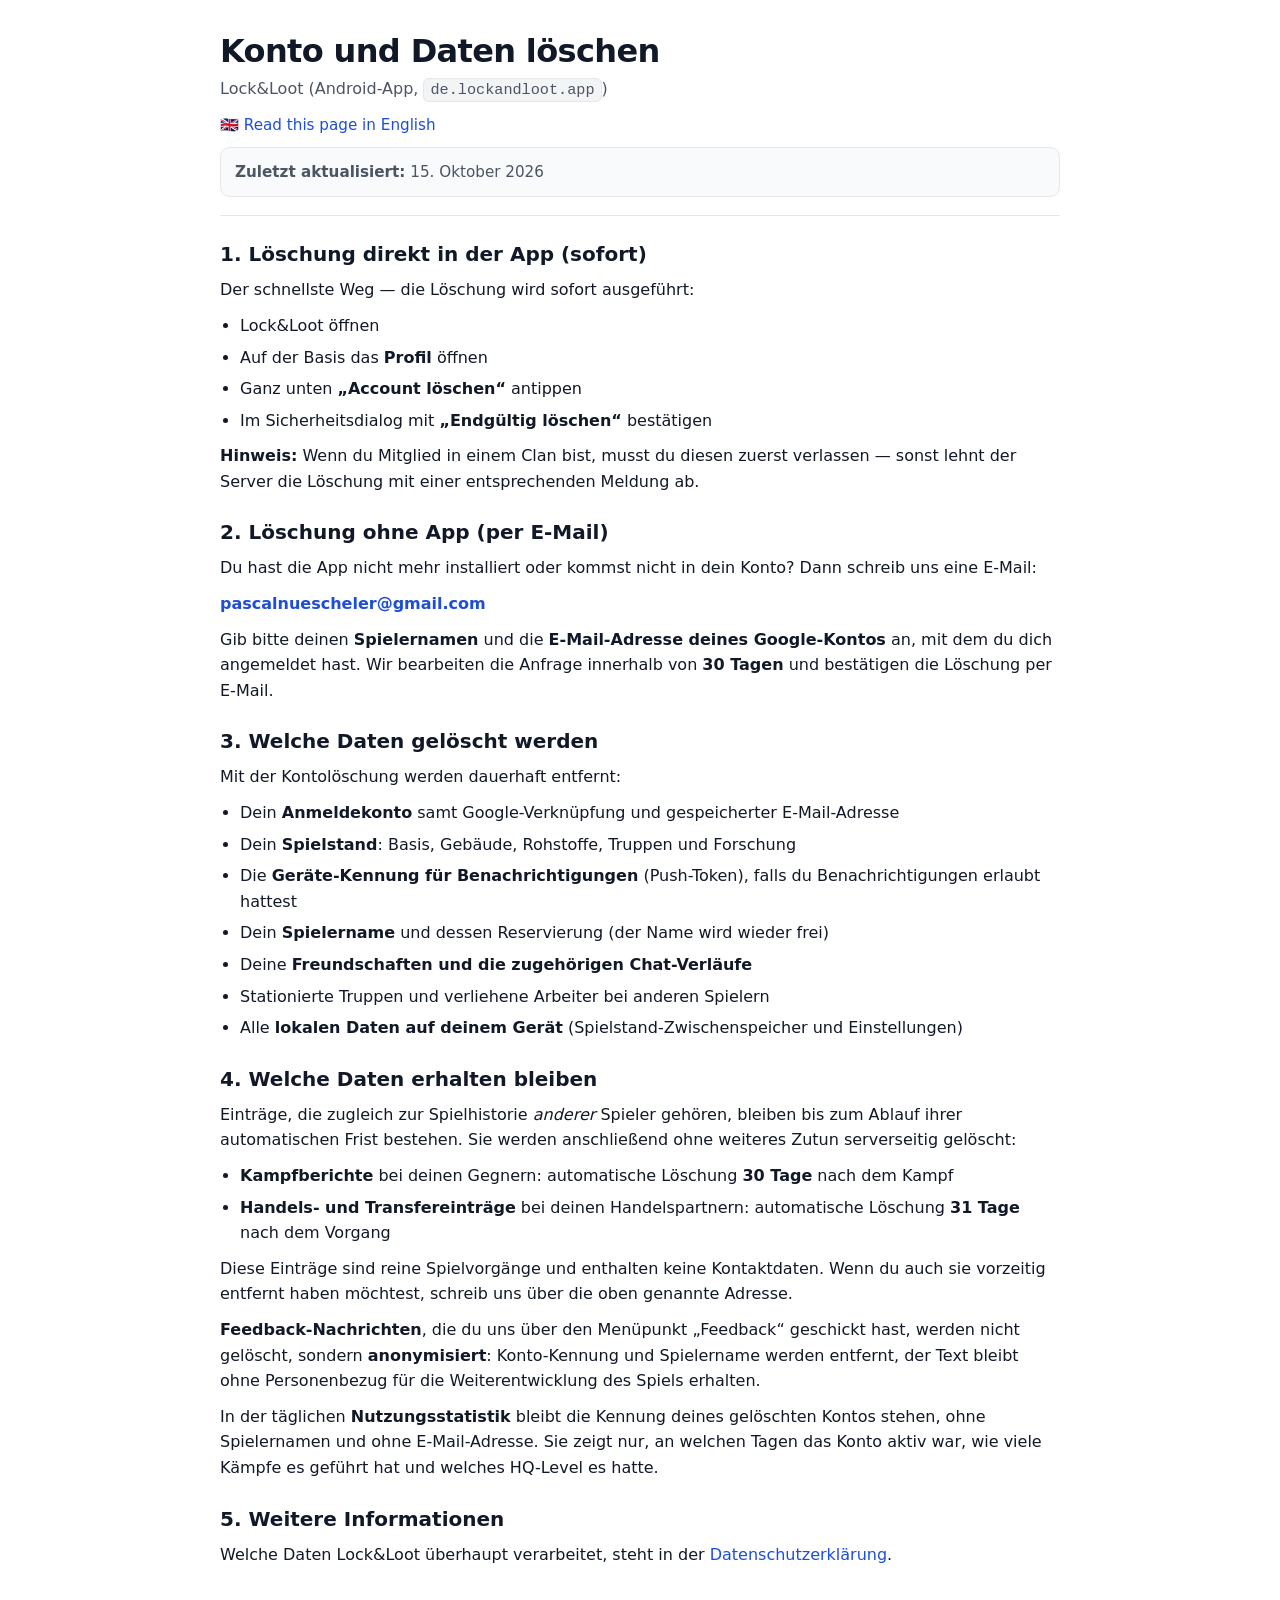
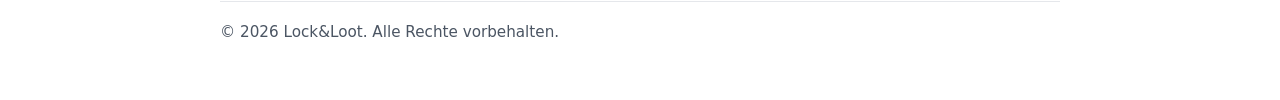
<file: account-deletion/index.html>
<!doctype html>
<html lang="de">
<head>
  <meta charset="utf-8" />
  <meta name="viewport" content="width=device-width, initial-scale=1" />
  <meta name="robots" content="index,follow" />
  <title>Lock&amp;Loot – Konto und Daten löschen</title>
  <meta name="description" content="So löschst du dein Lock&Loot-Konto und alle zugehörigen Daten." />
  <link rel="stylesheet" href="../privacy-policy/style.css" />
</head>
<body>
  <div class="container">
    <header>
      <h1>Konto und Daten löschen</h1>
      <p class="subtitle">Lock&amp;Loot (Android-App, <code>de.lockandloot.app</code>)</p>
      <p class="lang-switch">🇬🇧 <a href="./en.html">Read this page in English</a></p>
      <div class="meta">
        <div><strong>Zuletzt aktualisiert:</strong> 15. Oktober 2026</div>
      </div>
    </header>

    <main>
      <section id="in-app">
        <h2>1. Löschung direkt in der App (sofort)</h2>
        <p>
          Der schnellste Weg — die Löschung wird sofort ausgeführt:
        </p>
        <ul>
          <li>Lock&amp;Loot öffnen</li>
          <li>Auf der Basis das <strong>Profil</strong> öffnen</li>
          <li>Ganz unten <strong>„Account löschen“</strong> antippen</li>
          <li>Im Sicherheitsdialog mit <strong>„Endgültig löschen“</strong> bestätigen</li>
        </ul>
        <p>
          <strong>Hinweis:</strong> Wenn du Mitglied in einem Clan bist, musst du diesen zuerst verlassen —
          sonst lehnt der Server die Löschung mit einer entsprechenden Meldung ab.
        </p>
      </section>

      <section id="per-mail">
        <h2>2. Löschung ohne App (per E-Mail)</h2>
        <p>
          Du hast die App nicht mehr installiert oder kommst nicht in dein Konto? Dann schreib uns eine E-Mail:
        </p>
        <p>
          <strong>
            <a href="mailto:pascalnuescheler@gmail.com?subject=Konto%20l%C3%B6schen%20(Lock%26Loot)">pascalnuescheler@gmail.com</a>
          </strong>
        </p>
        <p>
          Gib bitte deinen <strong>Spielernamen</strong> und die <strong>E-Mail-Adresse deines Google-Kontos</strong> an,
          mit dem du dich angemeldet hast. Wir bearbeiten die Anfrage innerhalb von <strong>30 Tagen</strong>
          und bestätigen die Löschung per E-Mail.
        </p>
      </section>

      <section id="was-geloescht-wird">
        <h2>3. Welche Daten gelöscht werden</h2>
        <p>Mit der Kontolöschung werden dauerhaft entfernt:</p>
        <ul>
          <li>Dein <strong>Anmeldekonto</strong> samt Google-Verknüpfung und gespeicherter E-Mail-Adresse</li>
          <li>Dein <strong>Spielstand</strong>: Basis, Gebäude, Rohstoffe, Truppen und Forschung</li>
          <li>Die <strong>Geräte-Kennung für Benachrichtigungen</strong> (Push-Token), falls du Benachrichtigungen erlaubt hattest</li>
          <li>Dein <strong>Spielername</strong> und dessen Reservierung (der Name wird wieder frei)</li>
          <li>Deine <strong>Freundschaften und die zugehörigen Chat-Verläufe</strong></li>
          <li>Stationierte Truppen und verliehene Arbeiter bei anderen Spielern</li>
          <li>Alle <strong>lokalen Daten auf deinem Gerät</strong> (Spielstand-Zwischenspeicher und Einstellungen)</li>
        </ul>
      </section>

      <section id="was-bleibt">
        <h2>4. Welche Daten erhalten bleiben</h2>
        <p>
          Einträge, die zugleich zur Spielhistorie <em>anderer</em> Spieler gehören, bleiben bis zum Ablauf ihrer
          automatischen Frist bestehen. Sie werden anschließend ohne weiteres Zutun serverseitig gelöscht:
        </p>
        <ul>
          <li><strong>Kampfberichte</strong> bei deinen Gegnern: automatische Löschung <strong>30 Tage</strong> nach dem Kampf</li>
          <li><strong>Handels- und Transfereinträge</strong> bei deinen Handelspartnern: automatische Löschung <strong>31 Tage</strong> nach dem Vorgang</li>
        </ul>
        <p>
          Diese Einträge sind reine Spielvorgänge und enthalten keine Kontaktdaten. Wenn du auch sie vorzeitig
          entfernt haben möchtest, schreib uns über die oben genannte Adresse.
        </p>
        <p>
          <strong>Feedback-Nachrichten</strong>, die du uns über den Menüpunkt „Feedback“ geschickt hast, werden
          nicht gelöscht, sondern <strong>anonymisiert</strong>: Konto-Kennung und Spielername werden entfernt,
          der Text bleibt ohne Personenbezug für die Weiterentwicklung des Spiels erhalten.
        </p>
        <p>
          In der täglichen <strong>Nutzungsstatistik</strong> bleibt die Kennung deines gelöschten Kontos
          stehen, ohne Spielernamen und ohne E-Mail-Adresse. Sie zeigt nur, an welchen Tagen das Konto aktiv
          war, wie viele Kämpfe es geführt hat und welches HQ-Level es hatte.
        </p>
      </section>

      <section id="datenschutz">
        <h2>5. Weitere Informationen</h2>
        <p>
          Welche Daten Lock&amp;Loot überhaupt verarbeitet, steht in der
          <a href="../privacy-policy/">Datenschutzerklärung</a>.
        </p>
      </section>
    </main>

    <footer>
      <div>
        © <span id="year">2026</span> Lock&amp;Loot. Alle Rechte vorbehalten.
      </div>
      <script>
        (function () {
          var el = document.getElementById('year');
          if (el) el.textContent = String(new Date().getFullYear());
        })();
      </script>
    </footer>
  </div>
</body>
</html>
</file>
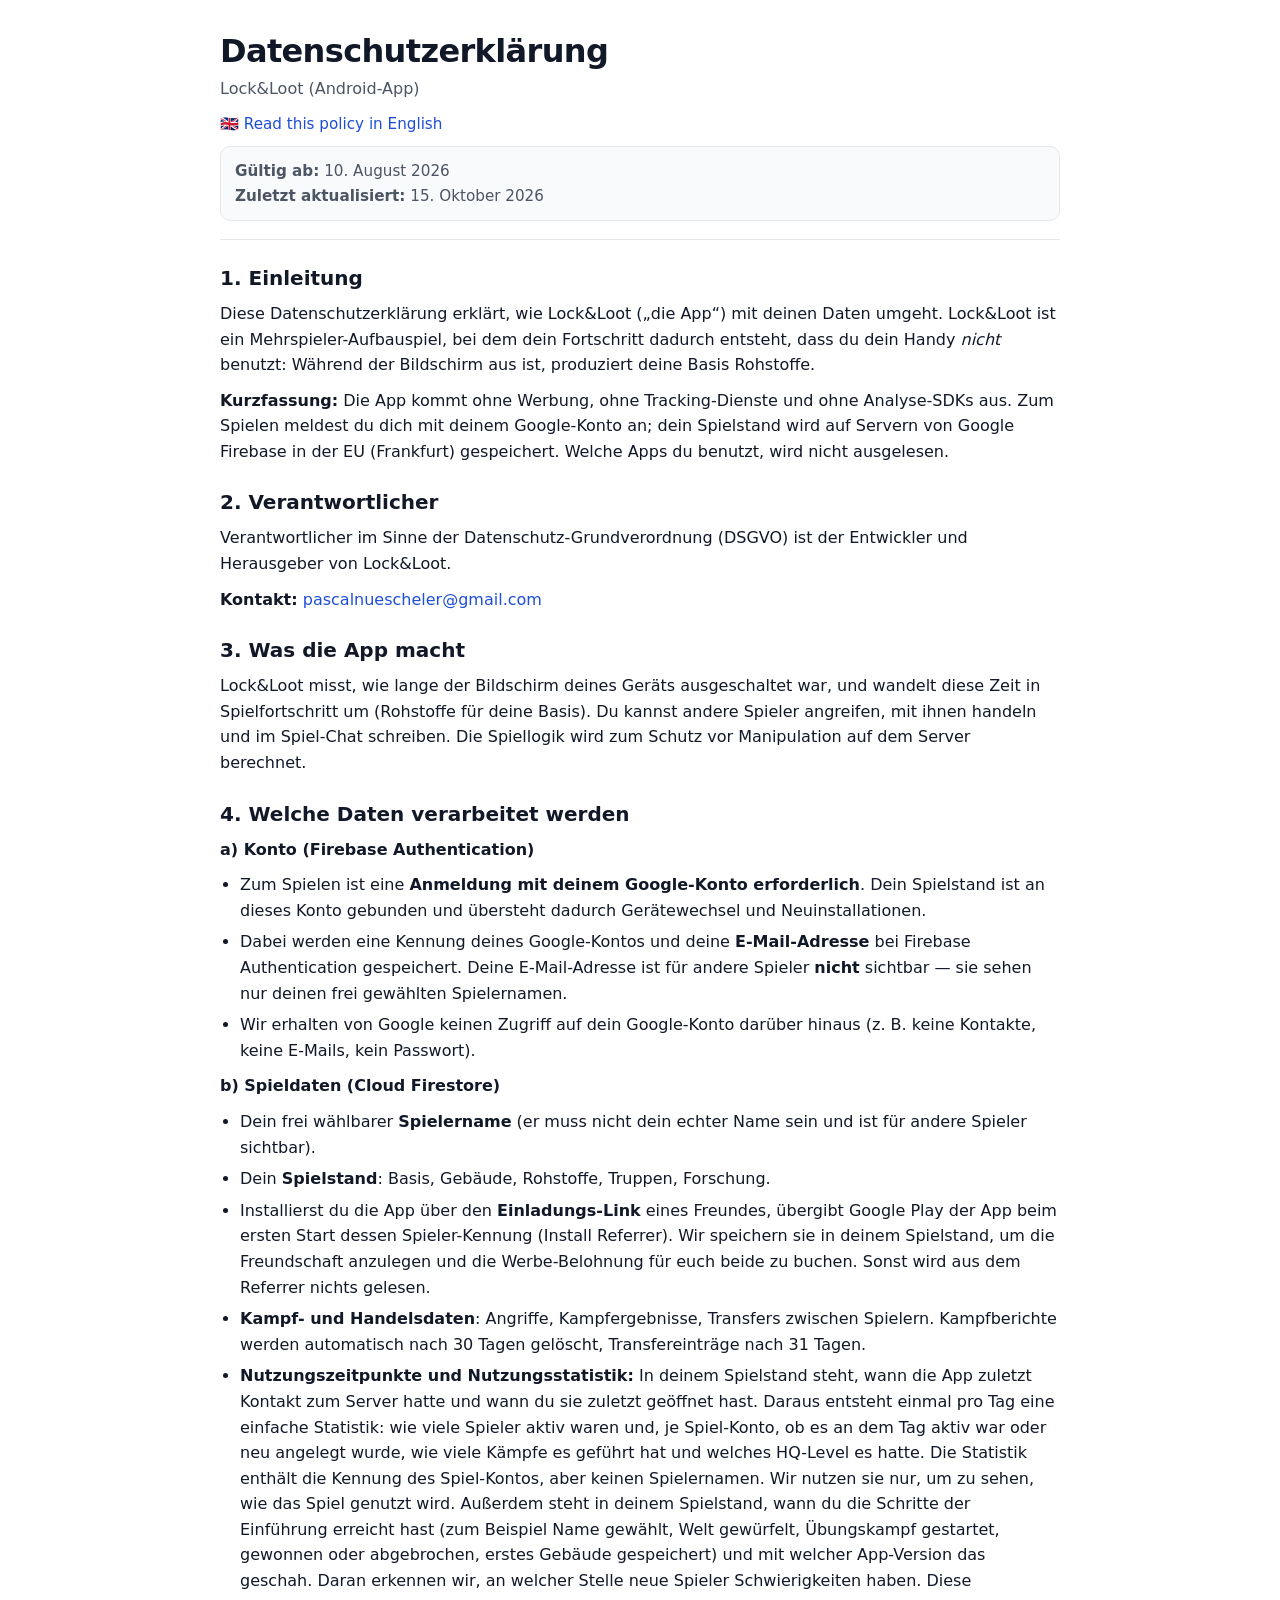
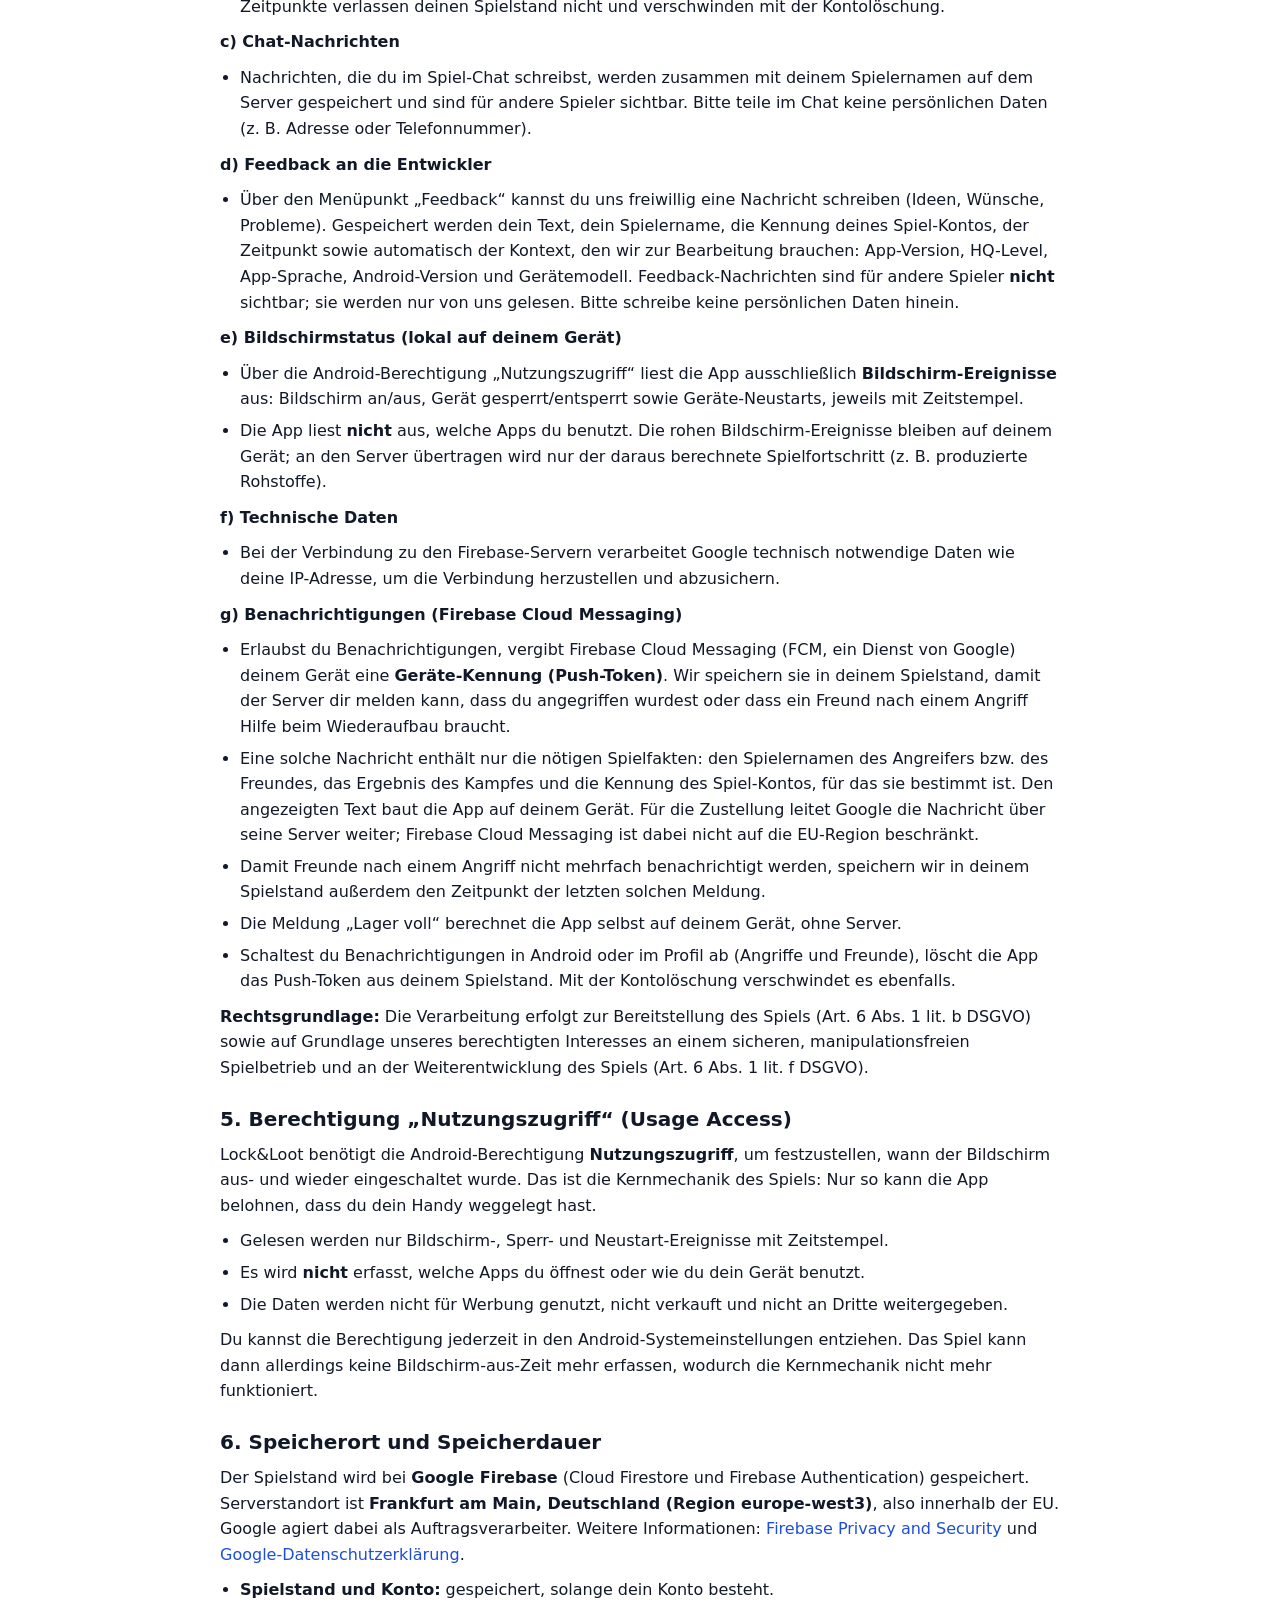
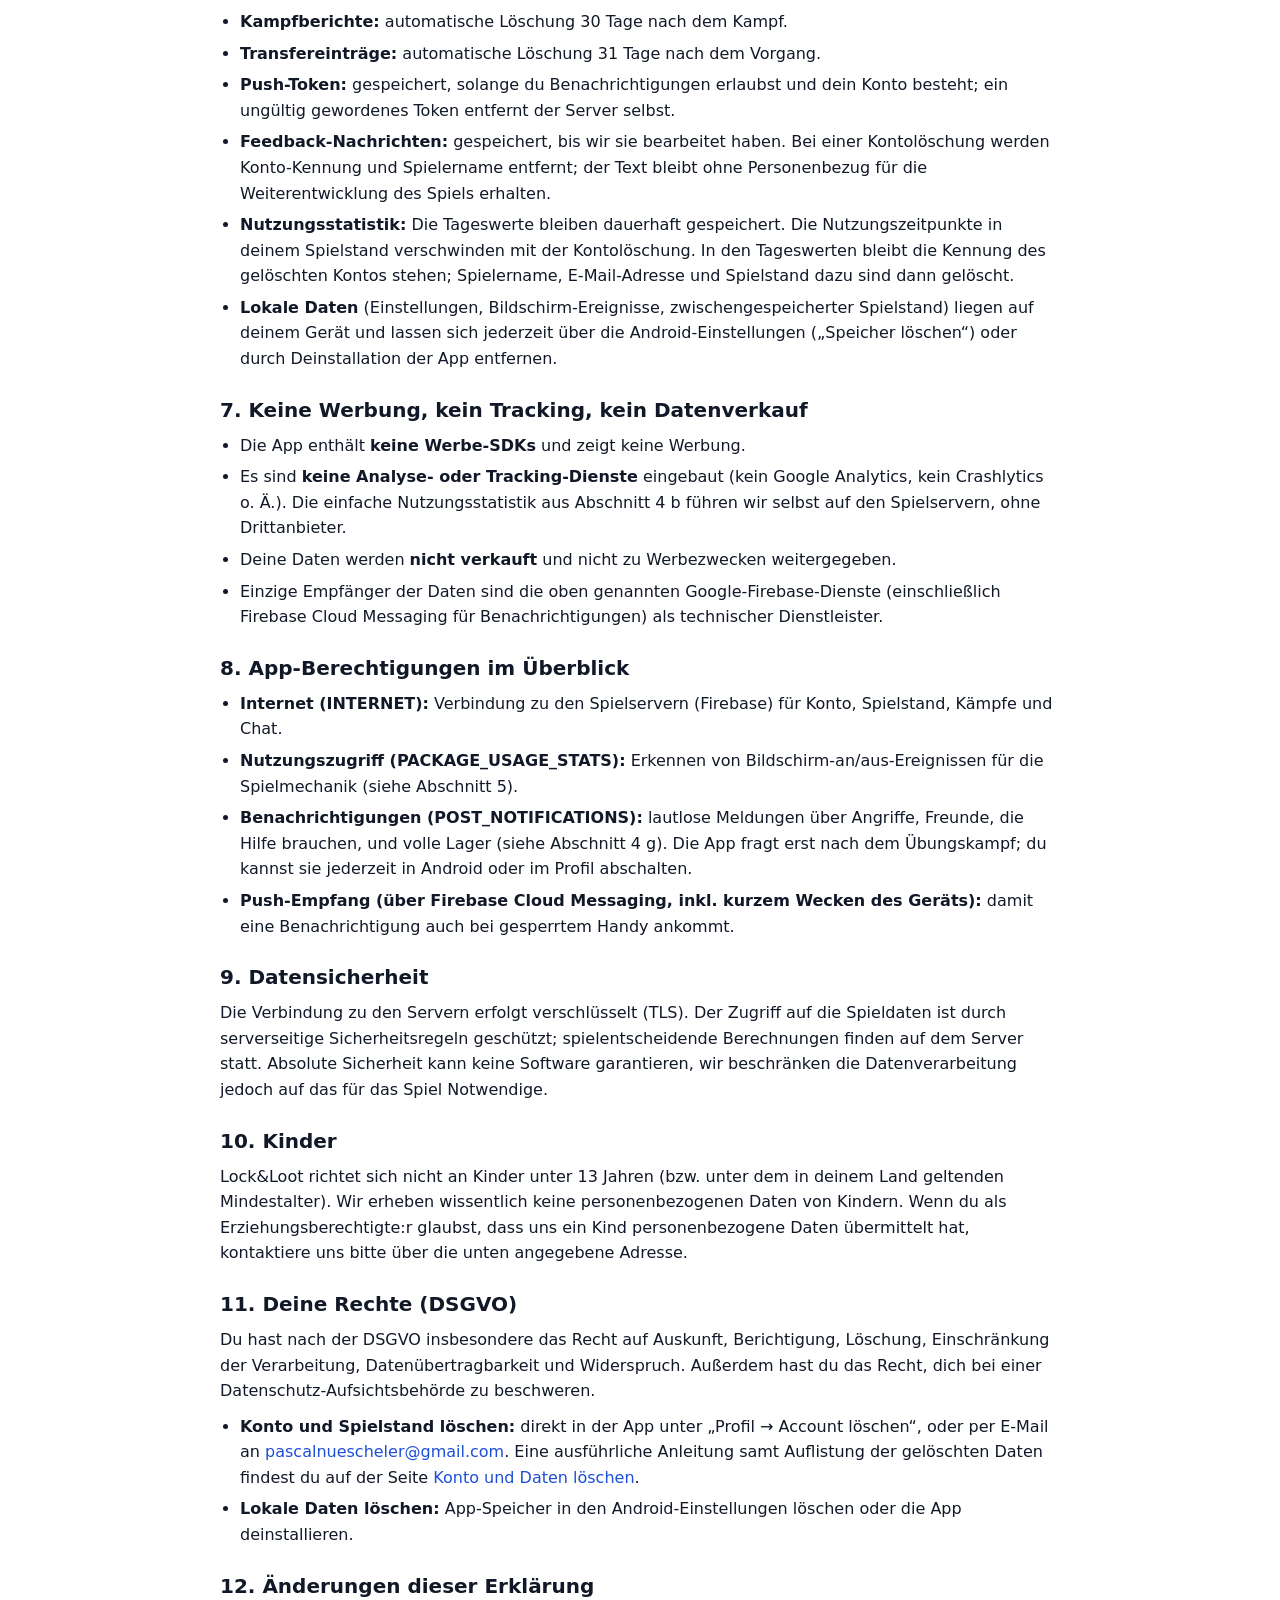
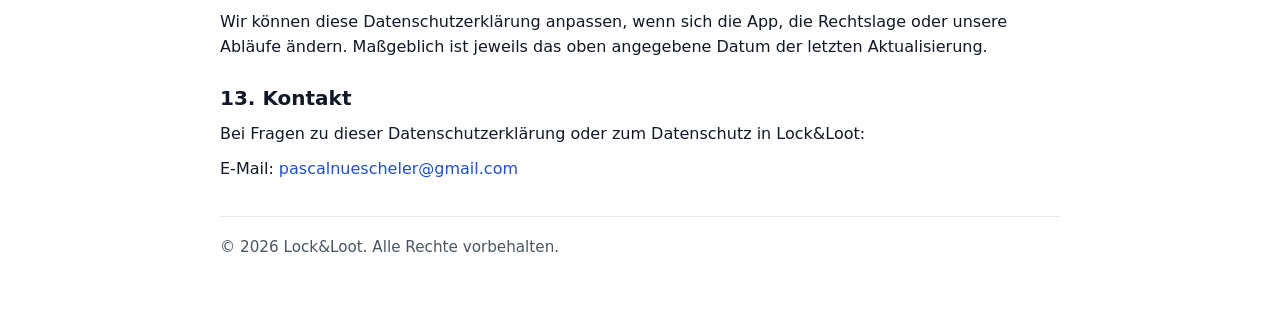
<file: privacy-policy/index.html>
<!doctype html>
<html lang="de">
<head>
  <meta charset="utf-8" />
  <meta name="viewport" content="width=device-width, initial-scale=1" />
  <meta name="robots" content="index,follow" />
  <title>Lock&amp;Loot – Datenschutzerklärung</title>
  <meta name="description" content="Datenschutzerklärung für Lock&Loot (Android-Spiel)." />
  <link rel="stylesheet" href="./style.css" />
</head>
<body>
  <div class="container">
    <header>
      <h1>Datenschutzerklärung</h1>
      <p class="subtitle">Lock&amp;Loot (Android-App)</p>
      <p class="lang-switch">🇬🇧 <a href="./en.html">Read this policy in English</a></p>
      <div class="meta">
        <div><strong>Gültig ab:</strong> 10. August 2026</div>
        <div><strong>Zuletzt aktualisiert:</strong> 15. Oktober 2026</div>
      </div>
    </header>

    <main>
      <section id="einleitung">
        <h2>1. Einleitung</h2>
        <p>
          Diese Datenschutzerklärung erklärt, wie Lock&amp;Loot („die App“) mit deinen Daten umgeht.
          Lock&amp;Loot ist ein Mehrspieler-Aufbauspiel, bei dem dein Fortschritt dadurch entsteht,
          dass du dein Handy <em>nicht</em> benutzt: Während der Bildschirm aus ist, produziert deine Basis Rohstoffe.
        </p>
        <p>
          <strong>Kurzfassung:</strong> Die App kommt ohne Werbung, ohne Tracking-Dienste und ohne Analyse-SDKs aus.
          Zum Spielen meldest du dich mit deinem Google-Konto an; dein Spielstand wird auf Servern von
          Google Firebase in der EU (Frankfurt) gespeichert. Welche Apps du benutzt, wird nicht ausgelesen.
        </p>
      </section>

      <section id="verantwortlicher">
        <h2>2. Verantwortlicher</h2>
        <p>
          Verantwortlicher im Sinne der Datenschutz-Grundverordnung (DSGVO) ist der Entwickler und Herausgeber von Lock&amp;Loot.
        </p>
        <p>
          <strong>Kontakt:</strong> <a href="mailto:pascalnuescheler@gmail.com">pascalnuescheler@gmail.com</a>
        </p>
      </section>

      <section id="app-beschreibung">
        <h2>3. Was die App macht</h2>
        <p>
          Lock&amp;Loot misst, wie lange der Bildschirm deines Geräts ausgeschaltet war, und wandelt diese Zeit in
          Spielfortschritt um (Rohstoffe für deine Basis). Du kannst andere Spieler angreifen, mit ihnen handeln und
          im Spiel-Chat schreiben. Die Spiellogik wird zum Schutz vor Manipulation auf dem Server berechnet.
        </p>
      </section>

      <section id="daten">
        <h2>4. Welche Daten verarbeitet werden</h2>

        <p><strong>a) Konto (Firebase Authentication)</strong></p>
        <ul>
          <li>
            Zum Spielen ist eine <strong>Anmeldung mit deinem Google-Konto erforderlich</strong>. Dein Spielstand
            ist an dieses Konto gebunden und übersteht dadurch Gerätewechsel und Neuinstallationen.
          </li>
          <li>
            Dabei werden eine Kennung deines Google-Kontos und deine <strong>E-Mail-Adresse</strong> bei
            Firebase Authentication gespeichert. Deine E-Mail-Adresse ist für andere Spieler
            <strong>nicht</strong> sichtbar — sie sehen nur deinen frei gewählten Spielernamen.
          </li>
          <li>
            Wir erhalten von Google keinen Zugriff auf dein Google-Konto darüber hinaus (z.&nbsp;B. keine
            Kontakte, keine E-Mails, kein Passwort).
          </li>
        </ul>

        <p><strong>b) Spieldaten (Cloud Firestore)</strong></p>
        <ul>
          <li>Dein frei wählbarer <strong>Spielername</strong> (er muss nicht dein echter Name sein und ist für andere Spieler sichtbar).</li>
          <li>Dein <strong>Spielstand</strong>: Basis, Gebäude, Rohstoffe, Truppen, Forschung.</li>
          <li>
            Installierst du die App über den <strong>Einladungs-Link</strong> eines Freundes, übergibt Google Play der
            App beim ersten Start dessen Spieler-Kennung (Install Referrer). Wir speichern sie in deinem Spielstand,
            um die Freundschaft anzulegen und die Werbe-Belohnung für euch beide zu buchen. Sonst wird aus dem
            Referrer nichts gelesen.
          </li>
          <li><strong>Kampf- und Handelsdaten</strong>: Angriffe, Kampfergebnisse, Transfers zwischen Spielern. Kampfberichte werden automatisch nach 30 Tagen gelöscht, Transfereinträge nach 31 Tagen.</li>
          <li>
            <strong>Nutzungszeitpunkte und Nutzungsstatistik:</strong> In deinem Spielstand steht, wann die App
            zuletzt Kontakt zum Server hatte und wann du sie zuletzt geöffnet hast. Daraus entsteht einmal pro Tag
            eine einfache Statistik: wie viele Spieler aktiv waren und, je Spiel-Konto, ob es an dem Tag aktiv
            war oder neu angelegt wurde, wie viele Kämpfe es geführt hat und welches HQ-Level es hatte. Die
            Statistik enthält die Kennung des Spiel-Kontos, aber keinen Spielernamen. Wir nutzen sie nur, um zu
            sehen, wie das Spiel genutzt wird. Außerdem steht in deinem Spielstand, wann du die Schritte der
            Einführung erreicht hast (zum Beispiel Name gewählt, Welt gewürfelt, Übungskampf gestartet, gewonnen
            oder abgebrochen, erstes Gebäude gespeichert) und mit welcher App-Version das geschah. Daran erkennen
            wir, an welcher Stelle neue Spieler Schwierigkeiten haben. Diese Zeitpunkte verlassen deinen
            Spielstand nicht und verschwinden mit der Kontolöschung.
          </li>
        </ul>

        <p><strong>c) Chat-Nachrichten</strong></p>
        <ul>
          <li>
            Nachrichten, die du im Spiel-Chat schreibst, werden zusammen mit deinem Spielernamen auf dem Server
            gespeichert und sind für andere Spieler sichtbar. Bitte teile im Chat keine persönlichen Daten
            (z.&nbsp;B. Adresse oder Telefonnummer).
          </li>
        </ul>

        <p><strong>d) Feedback an die Entwickler</strong></p>
        <ul>
          <li>
            Über den Menüpunkt „Feedback“ kannst du uns freiwillig eine Nachricht schreiben (Ideen, Wünsche,
            Probleme). Gespeichert werden dein Text, dein Spielername, die Kennung deines Spiel-Kontos, der
            Zeitpunkt sowie automatisch der Kontext, den wir zur Bearbeitung brauchen: App-Version, HQ-Level,
            App-Sprache, Android-Version und Gerätemodell. Feedback-Nachrichten sind für andere Spieler
            <strong>nicht</strong> sichtbar; sie werden nur von uns gelesen. Bitte schreibe keine persönlichen
            Daten hinein.
          </li>
        </ul>

        <p><strong>e) Bildschirmstatus (lokal auf deinem Gerät)</strong></p>
        <ul>
          <li>
            Über die Android-Berechtigung „Nutzungszugriff“ liest die App ausschließlich
            <strong>Bildschirm-Ereignisse</strong> aus: Bildschirm an/aus, Gerät gesperrt/entsperrt sowie
            Geräte-Neustarts, jeweils mit Zeitstempel.
          </li>
          <li>
            Die App liest <strong>nicht</strong> aus, welche Apps du benutzt. Die rohen Bildschirm-Ereignisse
            bleiben auf deinem Gerät; an den Server übertragen wird nur der daraus berechnete Spielfortschritt
            (z.&nbsp;B. produzierte Rohstoffe).
          </li>
        </ul>

        <p><strong>f) Technische Daten</strong></p>
        <ul>
          <li>
            Bei der Verbindung zu den Firebase-Servern verarbeitet Google technisch notwendige Daten wie deine
            IP-Adresse, um die Verbindung herzustellen und abzusichern.
          </li>
        </ul>

        <p><strong>g) Benachrichtigungen (Firebase Cloud Messaging)</strong></p>
        <ul>
          <li>
            Erlaubst du Benachrichtigungen, vergibt Firebase Cloud Messaging (FCM, ein Dienst von Google) deinem
            Gerät eine <strong>Geräte-Kennung (Push-Token)</strong>. Wir speichern sie in deinem Spielstand, damit
            der Server dir melden kann, dass du angegriffen wurdest oder dass ein Freund nach einem Angriff Hilfe
            beim Wiederaufbau braucht.
          </li>
          <li>
            Eine solche Nachricht enthält nur die nötigen Spielfakten: den Spielernamen des Angreifers bzw. des
            Freundes, das Ergebnis des Kampfes und die Kennung des Spiel-Kontos, für das sie bestimmt ist. Den
            angezeigten Text baut die App auf deinem Gerät. Für die Zustellung leitet Google die Nachricht über
            seine Server weiter; Firebase Cloud Messaging ist dabei nicht auf die EU-Region beschränkt.
          </li>
          <li>
            Damit Freunde nach einem Angriff nicht mehrfach benachrichtigt werden, speichern wir in deinem
            Spielstand außerdem den Zeitpunkt der letzten solchen Meldung.
          </li>
          <li>
            Die Meldung „Lager voll“ berechnet die App selbst auf deinem Gerät, ohne Server.
          </li>
          <li>
            Schaltest du Benachrichtigungen in Android oder im Profil ab (Angriffe und Freunde), löscht die App
            das Push-Token aus deinem Spielstand. Mit der Kontolöschung verschwindet es ebenfalls.
          </li>
        </ul>

        <p>
          <strong>Rechtsgrundlage:</strong> Die Verarbeitung erfolgt zur Bereitstellung des Spiels
          (Art. 6 Abs. 1 lit. b DSGVO) sowie auf Grundlage unseres berechtigten Interesses an einem sicheren,
          manipulationsfreien Spielbetrieb und an der Weiterentwicklung des Spiels (Art. 6 Abs. 1 lit. f DSGVO).
        </p>
      </section>

      <section id="nutzungszugriff">
        <h2>5. Berechtigung „Nutzungszugriff“ (Usage Access)</h2>
        <p>
          Lock&amp;Loot benötigt die Android-Berechtigung <strong>Nutzungszugriff</strong>, um festzustellen,
          wann der Bildschirm aus- und wieder eingeschaltet wurde. Das ist die Kernmechanik des Spiels:
          Nur so kann die App belohnen, dass du dein Handy weggelegt hast.
        </p>
        <ul>
          <li>Gelesen werden nur Bildschirm-, Sperr- und Neustart-Ereignisse mit Zeitstempel.</li>
          <li>Es wird <strong>nicht</strong> erfasst, welche Apps du öffnest oder wie du dein Gerät benutzt.</li>
          <li>Die Daten werden nicht für Werbung genutzt, nicht verkauft und nicht an Dritte weitergegeben.</li>
        </ul>
        <p>
          Du kannst die Berechtigung jederzeit in den Android-Systemeinstellungen entziehen. Das Spiel kann dann
          allerdings keine Bildschirm-aus-Zeit mehr erfassen, wodurch die Kernmechanik nicht mehr funktioniert.
        </p>
      </section>

      <section id="speicherung">
        <h2>6. Speicherort und Speicherdauer</h2>
        <p>
          Der Spielstand wird bei <strong>Google Firebase</strong> (Cloud Firestore und Firebase Authentication)
          gespeichert. Serverstandort ist <strong>Frankfurt am Main, Deutschland (Region europe-west3)</strong>,
          also innerhalb der EU. Google agiert dabei als Auftragsverarbeiter. Weitere Informationen:
          <a href="https://firebase.google.com/support/privacy" target="_blank" rel="noopener noreferrer">Firebase Privacy and Security</a> und
          <a href="https://policies.google.com/privacy" target="_blank" rel="noopener noreferrer">Google-Datenschutzerklärung</a>.
        </p>
        <ul>
          <li><strong>Spielstand und Konto:</strong> gespeichert, solange dein Konto besteht.</li>
          <li><strong>Kampfberichte:</strong> automatische Löschung 30 Tage nach dem Kampf.</li>
          <li><strong>Transfereinträge:</strong> automatische Löschung 31 Tage nach dem Vorgang.</li>
          <li>
            <strong>Push-Token:</strong> gespeichert, solange du Benachrichtigungen erlaubst und dein Konto
            besteht; ein ungültig gewordenes Token entfernt der Server selbst.
          </li>
          <li>
            <strong>Feedback-Nachrichten:</strong> gespeichert, bis wir sie bearbeitet haben. Bei einer
            Kontolöschung werden Konto-Kennung und Spielername entfernt; der Text bleibt ohne Personenbezug
            für die Weiterentwicklung des Spiels erhalten.
          </li>
          <li>
            <strong>Nutzungsstatistik:</strong> Die Tageswerte bleiben dauerhaft gespeichert. Die
            Nutzungszeitpunkte in deinem Spielstand verschwinden mit der Kontolöschung. In den Tageswerten
            bleibt die Kennung des gelöschten Kontos stehen; Spielername, E-Mail-Adresse und Spielstand dazu
            sind dann gelöscht.
          </li>
          <li>
            <strong>Lokale Daten</strong> (Einstellungen, Bildschirm-Ereignisse, zwischengespeicherter Spielstand)
            liegen auf deinem Gerät und lassen sich jederzeit über die Android-Einstellungen
            („Speicher löschen“) oder durch Deinstallation der App entfernen.
          </li>
        </ul>
      </section>

      <section id="keine-werbung">
        <h2>7. Keine Werbung, kein Tracking, kein Datenverkauf</h2>
        <ul>
          <li>Die App enthält <strong>keine Werbe-SDKs</strong> und zeigt keine Werbung.</li>
          <li>Es sind <strong>keine Analyse- oder Tracking-Dienste</strong> eingebaut (kein Google Analytics, kein Crashlytics o.&nbsp;Ä.). Die einfache Nutzungsstatistik aus Abschnitt 4&nbsp;b führen wir selbst auf den Spielservern, ohne Drittanbieter.</li>
          <li>Deine Daten werden <strong>nicht verkauft</strong> und nicht zu Werbezwecken weitergegeben.</li>
          <li>Einzige Empfänger der Daten sind die oben genannten Google-Firebase-Dienste (einschließlich Firebase Cloud Messaging für Benachrichtigungen) als technischer Dienstleister.</li>
        </ul>
      </section>

      <section id="berechtigungen">
        <h2>8. App-Berechtigungen im Überblick</h2>
        <ul>
          <li><strong>Internet (INTERNET):</strong> Verbindung zu den Spielservern (Firebase) für Konto, Spielstand, Kämpfe und Chat.</li>
          <li><strong>Nutzungszugriff (PACKAGE_USAGE_STATS):</strong> Erkennen von Bildschirm-an/aus-Ereignissen für die Spielmechanik (siehe Abschnitt 5).</li>
          <li><strong>Benachrichtigungen (POST_NOTIFICATIONS):</strong> lautlose Meldungen über Angriffe, Freunde, die Hilfe brauchen, und volle Lager (siehe Abschnitt 4&nbsp;g). Die App fragt erst nach dem Übungskampf; du kannst sie jederzeit in Android oder im Profil abschalten.</li>
          <li><strong>Push-Empfang (über Firebase Cloud Messaging, inkl. kurzem Wecken des Geräts):</strong> damit eine Benachrichtigung auch bei gesperrtem Handy ankommt.</li>
        </ul>
      </section>

      <section id="sicherheit">
        <h2>9. Datensicherheit</h2>
        <p>
          Die Verbindung zu den Servern erfolgt verschlüsselt (TLS). Der Zugriff auf die Spieldaten ist durch
          serverseitige Sicherheitsregeln geschützt; spielentscheidende Berechnungen finden auf dem Server statt.
          Absolute Sicherheit kann keine Software garantieren, wir beschränken die Datenverarbeitung jedoch auf
          das für das Spiel Notwendige.
        </p>
      </section>

      <section id="kinder">
        <h2>10. Kinder</h2>
        <p>
          Lock&amp;Loot richtet sich nicht an Kinder unter 13 Jahren (bzw. unter dem in deinem Land geltenden
          Mindestalter). Wir erheben wissentlich keine personenbezogenen Daten von Kindern. Wenn du als
          Erziehungsberechtigte:r glaubst, dass uns ein Kind personenbezogene Daten übermittelt hat,
          kontaktiere uns bitte über die unten angegebene Adresse.
        </p>
      </section>

      <section id="rechte">
        <h2>11. Deine Rechte (DSGVO)</h2>
        <p>
          Du hast nach der DSGVO insbesondere das Recht auf Auskunft, Berichtigung, Löschung, Einschränkung der
          Verarbeitung, Datenübertragbarkeit und Widerspruch. Außerdem hast du das Recht, dich bei einer
          Datenschutz-Aufsichtsbehörde zu beschweren.
        </p>
        <ul>
          <li>
            <strong>Konto und Spielstand löschen:</strong> direkt in der App unter „Profil → Account löschen“,
            oder per E-Mail an <a href="mailto:pascalnuescheler@gmail.com">pascalnuescheler@gmail.com</a>.
            Eine ausführliche Anleitung samt Auflistung der gelöschten Daten findest du auf der Seite
            <a href="../account-deletion/">Konto und Daten löschen</a>.
          </li>
          <li>
            <strong>Lokale Daten löschen:</strong> App-Speicher in den Android-Einstellungen löschen oder die App deinstallieren.
          </li>
        </ul>
      </section>

      <section id="aenderungen">
        <h2>12. Änderungen dieser Erklärung</h2>
        <p>
          Wir können diese Datenschutzerklärung anpassen, wenn sich die App, die Rechtslage oder unsere Abläufe
          ändern. Maßgeblich ist jeweils das oben angegebene Datum der letzten Aktualisierung.
        </p>
      </section>

      <section id="kontakt">
        <h2>13. Kontakt</h2>
        <p>
          Bei Fragen zu dieser Datenschutzerklärung oder zum Datenschutz in Lock&amp;Loot:
        </p>
        <p>
          E-Mail: <a href="mailto:pascalnuescheler@gmail.com">pascalnuescheler@gmail.com</a>
        </p>
      </section>
    </main>

    <footer>
      <div>
        © <span id="year">2026</span> Lock&amp;Loot. Alle Rechte vorbehalten.
      </div>
      <script>
        // Fußzeilen-Jahr aktuell halten, ohne die Datumsangaben der Erklärung zu ändern.
        (function () {
          var el = document.getElementById('year');
          if (el) el.textContent = String(new Date().getFullYear());
        })();
      </script>
    </footer>
  </div>
</body>
</html>
</file>
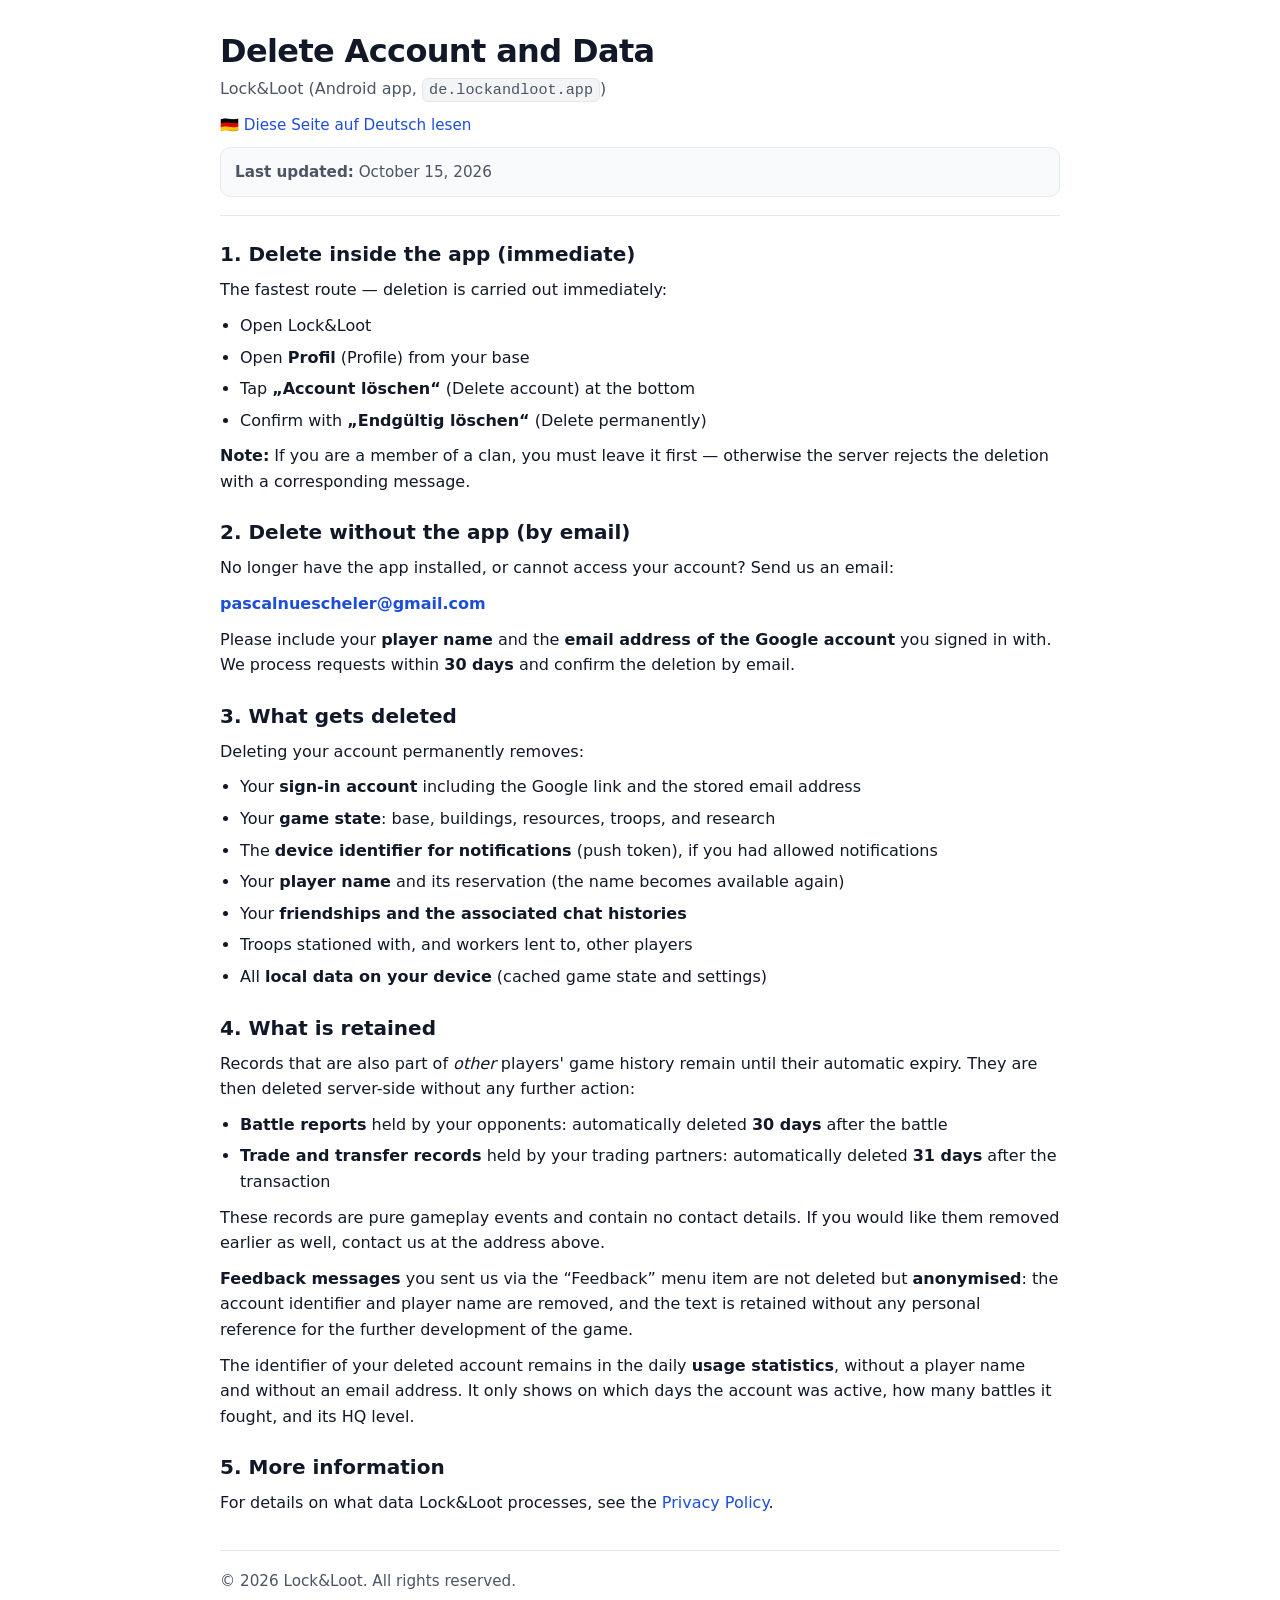
<file: account-deletion/en.html>
<!doctype html>
<html lang="en">
<head>
  <meta charset="utf-8" />
  <meta name="viewport" content="width=device-width, initial-scale=1" />
  <meta name="robots" content="index,follow" />
  <title>Lock&amp;Loot – Delete Account and Data</title>
  <meta name="description" content="How to delete your Lock&Loot account and all associated data." />
  <link rel="stylesheet" href="../privacy-policy/style.css" />
</head>
<body>
  <div class="container">
    <header>
      <h1>Delete Account and Data</h1>
      <p class="subtitle">Lock&amp;Loot (Android app, <code>de.lockandloot.app</code>)</p>
      <p class="lang-switch">🇩🇪 <a href="./index.html">Diese Seite auf Deutsch lesen</a></p>
      <div class="meta">
        <div><strong>Last updated:</strong> October 15, 2026</div>
      </div>
    </header>

    <main>
      <section id="in-app">
        <h2>1. Delete inside the app (immediate)</h2>
        <p>The fastest route — deletion is carried out immediately:</p>
        <ul>
          <li>Open Lock&amp;Loot</li>
          <li>Open <strong>Profil</strong> (Profile) from your base</li>
          <li>Tap <strong>„Account löschen“</strong> (Delete account) at the bottom</li>
          <li>Confirm with <strong>„Endgültig löschen“</strong> (Delete permanently)</li>
        </ul>
        <p>
          <strong>Note:</strong> If you are a member of a clan, you must leave it first — otherwise the server
          rejects the deletion with a corresponding message.
        </p>
      </section>

      <section id="by-email">
        <h2>2. Delete without the app (by email)</h2>
        <p>
          No longer have the app installed, or cannot access your account? Send us an email:
        </p>
        <p>
          <strong>
            <a href="mailto:pascalnuescheler@gmail.com?subject=Delete%20account%20(Lock%26Loot)">pascalnuescheler@gmail.com</a>
          </strong>
        </p>
        <p>
          Please include your <strong>player name</strong> and the <strong>email address of the Google account</strong>
          you signed in with. We process requests within <strong>30 days</strong> and confirm the deletion by email.
        </p>
      </section>

      <section id="what-is-deleted">
        <h2>3. What gets deleted</h2>
        <p>Deleting your account permanently removes:</p>
        <ul>
          <li>Your <strong>sign-in account</strong> including the Google link and the stored email address</li>
          <li>Your <strong>game state</strong>: base, buildings, resources, troops, and research</li>
          <li>The <strong>device identifier for notifications</strong> (push token), if you had allowed notifications</li>
          <li>Your <strong>player name</strong> and its reservation (the name becomes available again)</li>
          <li>Your <strong>friendships and the associated chat histories</strong></li>
          <li>Troops stationed with, and workers lent to, other players</li>
          <li>All <strong>local data on your device</strong> (cached game state and settings)</li>
        </ul>
      </section>

      <section id="what-remains">
        <h2>4. What is retained</h2>
        <p>
          Records that are also part of <em>other</em> players' game history remain until their automatic
          expiry. They are then deleted server-side without any further action:
        </p>
        <ul>
          <li><strong>Battle reports</strong> held by your opponents: automatically deleted <strong>30 days</strong> after the battle</li>
          <li><strong>Trade and transfer records</strong> held by your trading partners: automatically deleted <strong>31 days</strong> after the transaction</li>
        </ul>
        <p>
          These records are pure gameplay events and contain no contact details. If you would like them removed
          earlier as well, contact us at the address above.
        </p>
        <p>
          <strong>Feedback messages</strong> you sent us via the “Feedback” menu item are not deleted but
          <strong>anonymised</strong>: the account identifier and player name are removed, and the text is
          retained without any personal reference for the further development of the game.
        </p>
        <p>
          The identifier of your deleted account remains in the daily <strong>usage statistics</strong>,
          without a player name and without an email address. It only shows on which days the account was
          active, how many battles it fought, and its HQ level.
        </p>
      </section>

      <section id="privacy">
        <h2>5. More information</h2>
        <p>
          For details on what data Lock&amp;Loot processes, see the
          <a href="../privacy-policy/en.html">Privacy Policy</a>.
        </p>
      </section>
    </main>

    <footer>
      <div>
        © <span id="year">2026</span> Lock&amp;Loot. All rights reserved.
      </div>
      <script>
        (function () {
          var el = document.getElementById('year');
          if (el) el.textContent = String(new Date().getFullYear());
        })();
      </script>
    </footer>
  </div>
</body>
</html>
</file>
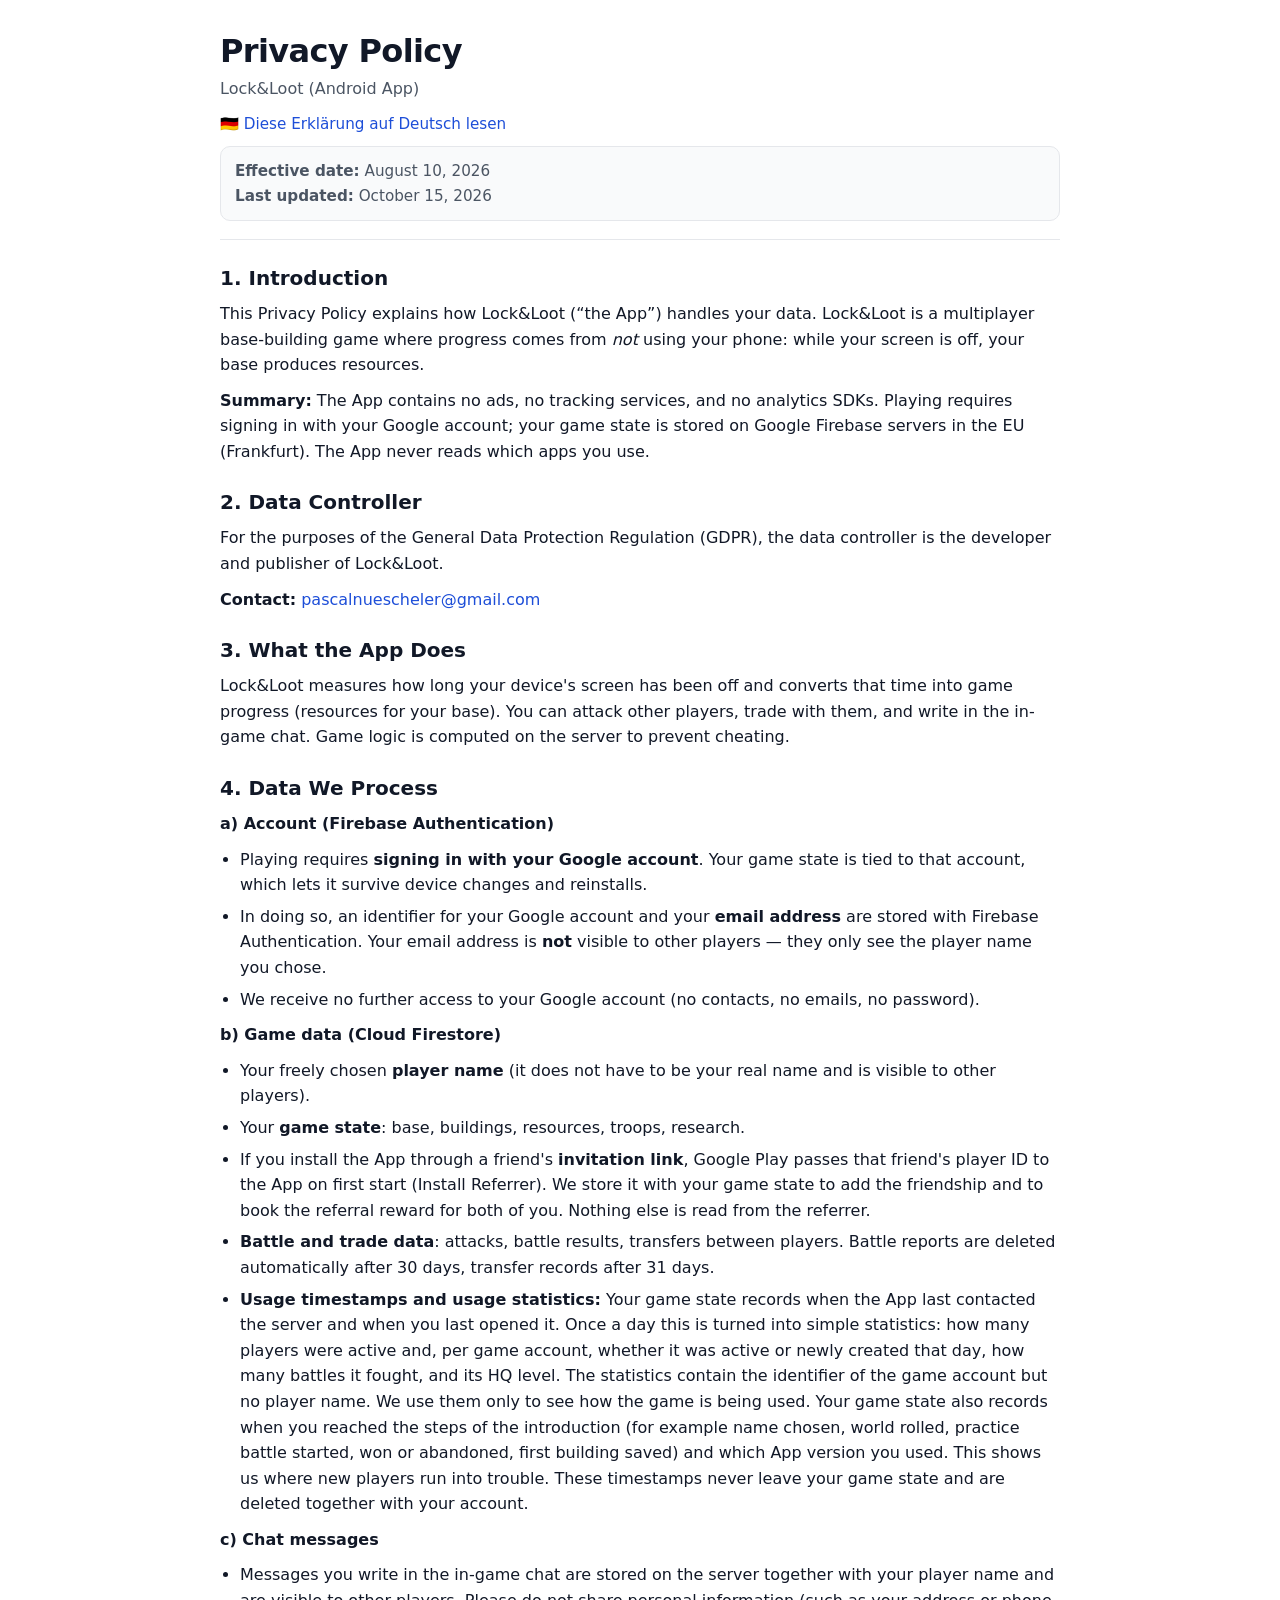
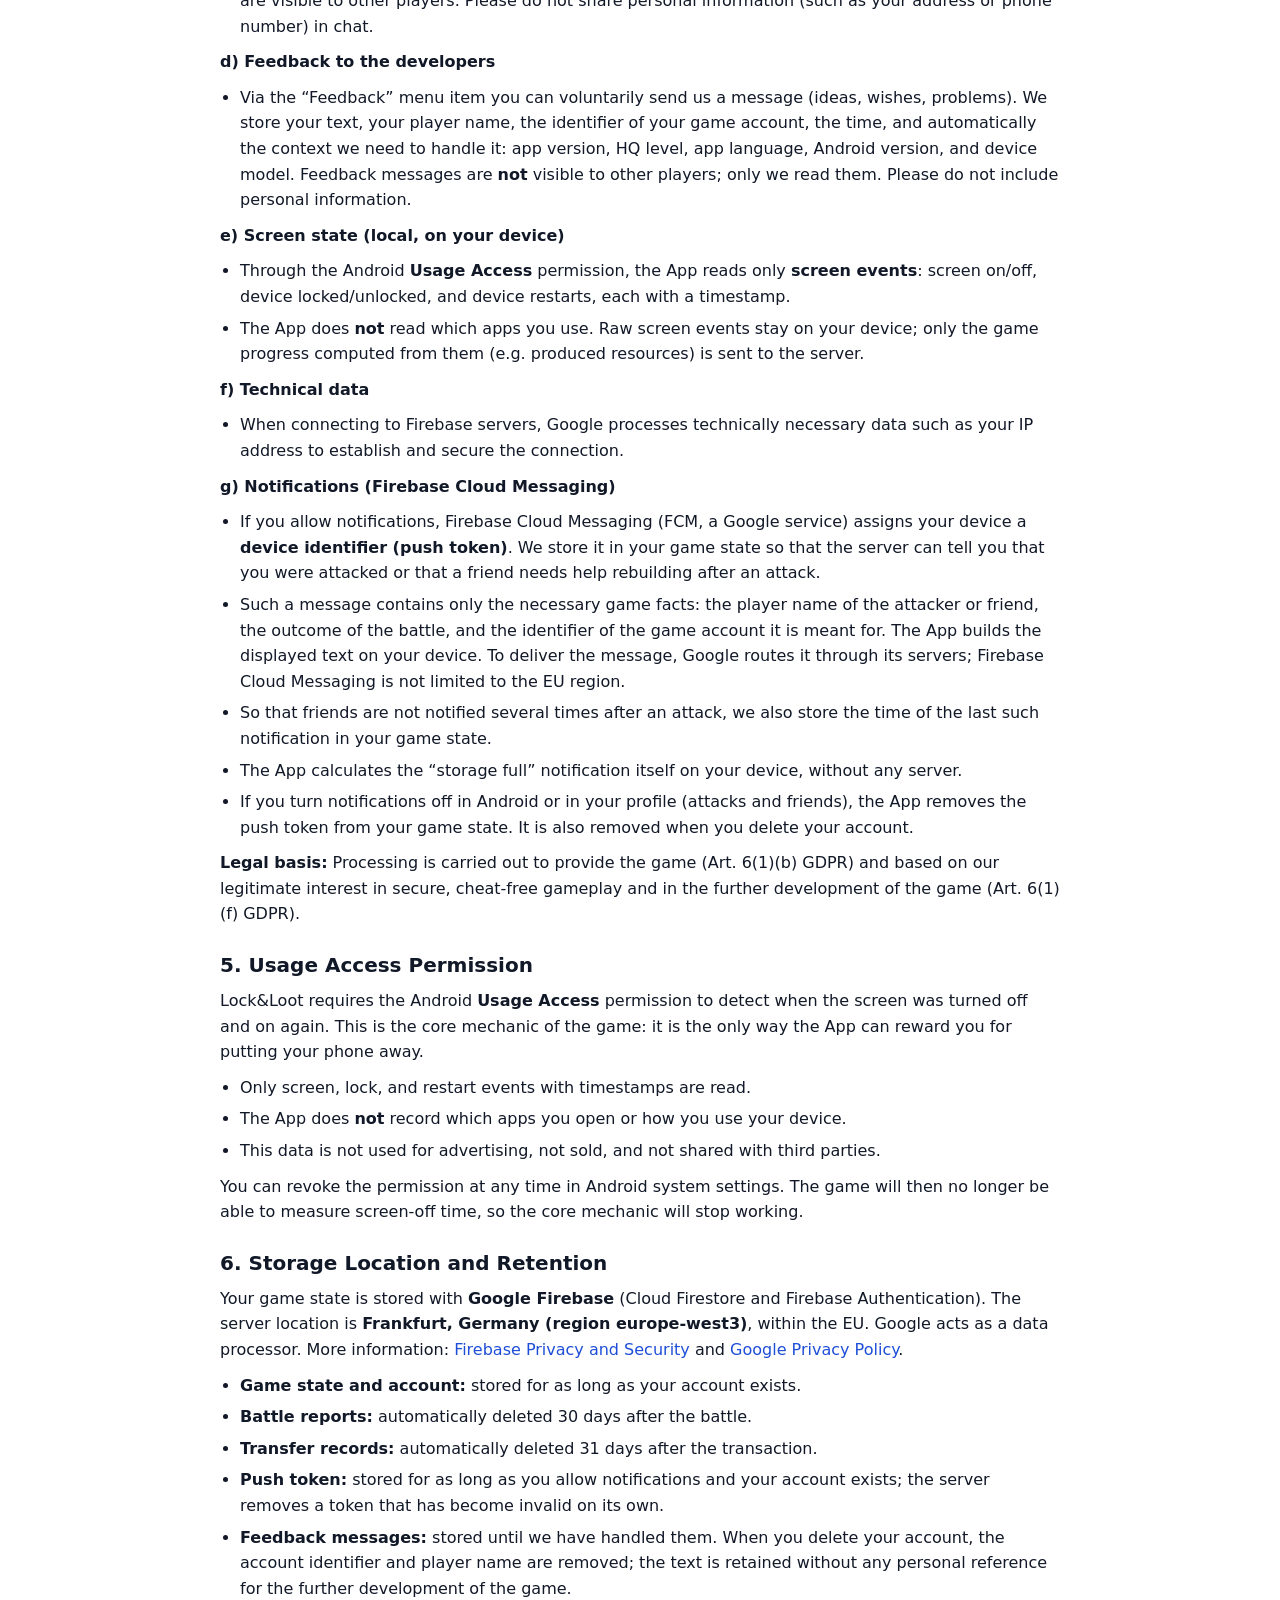
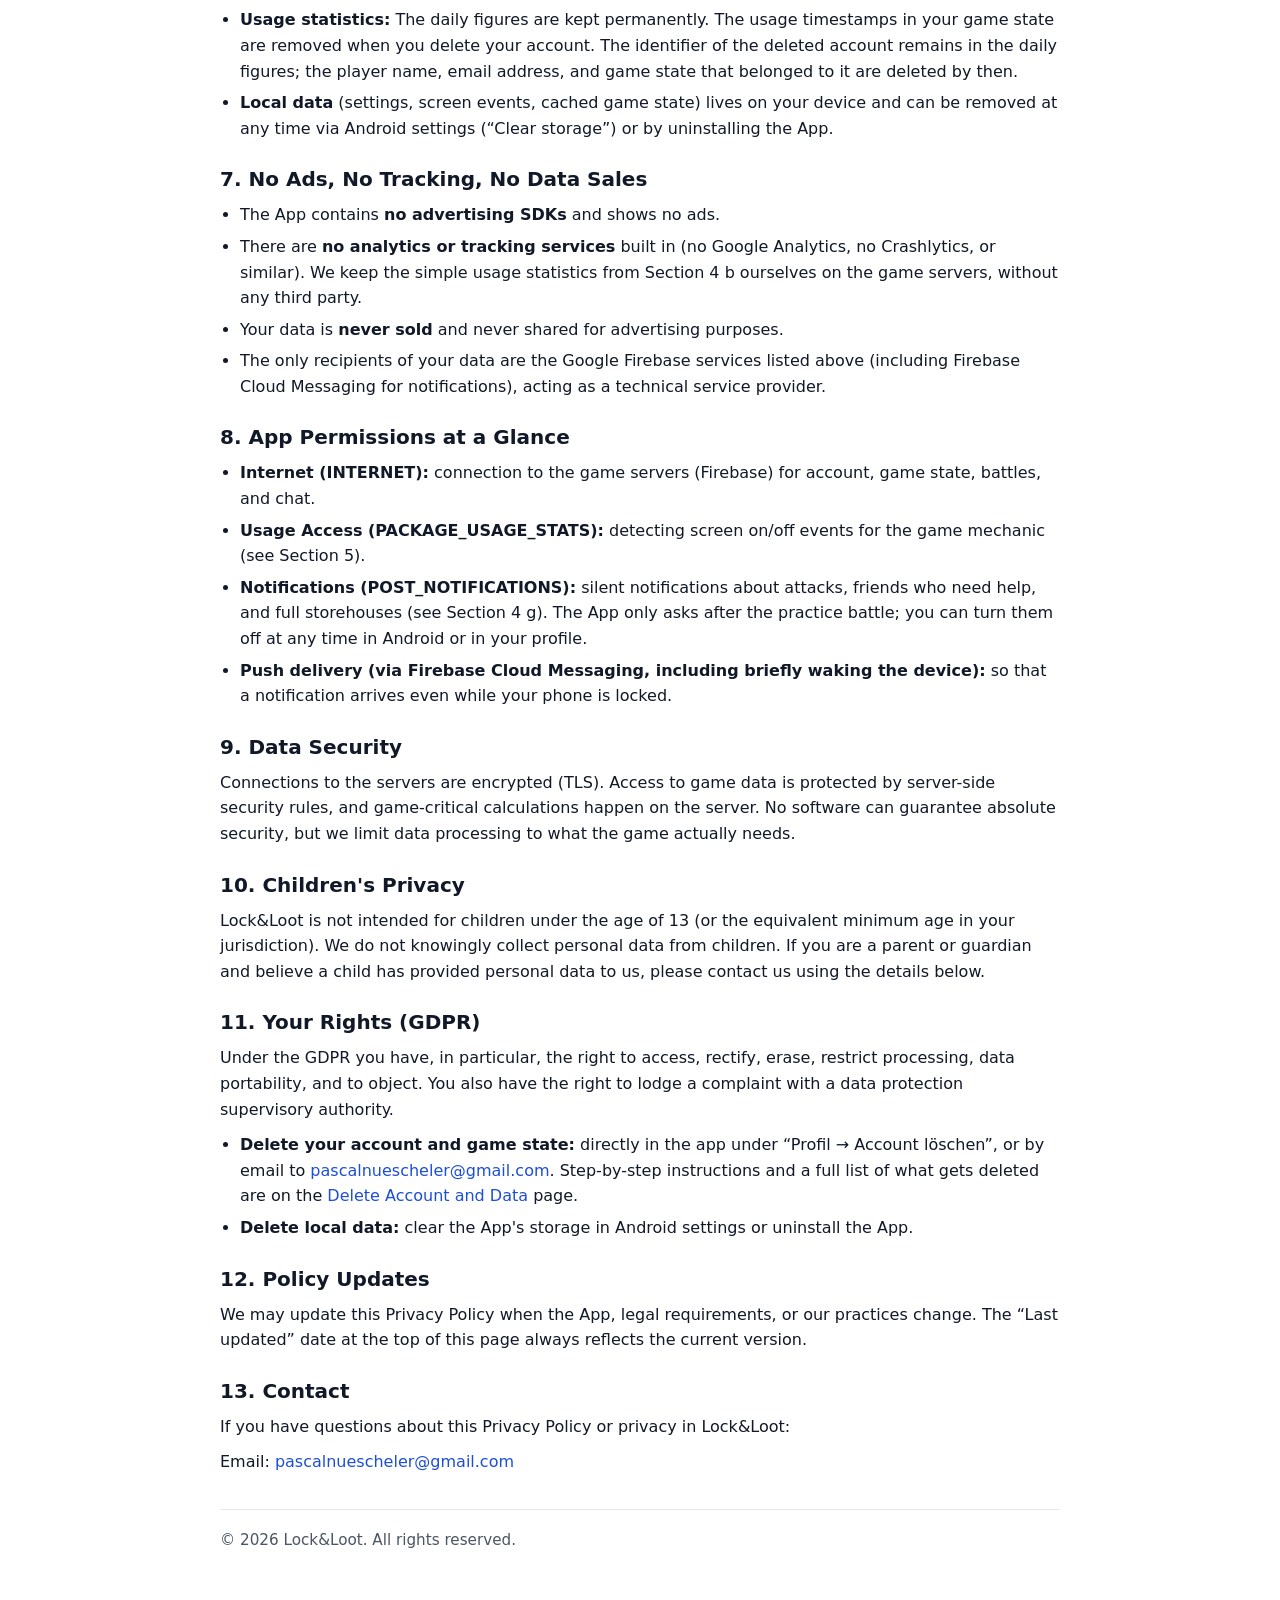
<file: privacy-policy/en.html>
<!doctype html>
<html lang="en">
<head>
  <meta charset="utf-8" />
  <meta name="viewport" content="width=device-width, initial-scale=1" />
  <meta name="robots" content="index,follow" />
  <title>Lock&amp;Loot – Privacy Policy</title>
  <meta name="description" content="Privacy Policy for Lock&Loot (Android game)." />
  <link rel="stylesheet" href="./style.css" />
</head>
<body>
  <div class="container">
    <header>
      <h1>Privacy Policy</h1>
      <p class="subtitle">Lock&amp;Loot (Android App)</p>
      <p class="lang-switch">🇩🇪 <a href="./index.html">Diese Erklärung auf Deutsch lesen</a></p>
      <div class="meta">
        <div><strong>Effective date:</strong> August 10, 2026</div>
        <div><strong>Last updated:</strong> October 15, 2026</div>
      </div>
    </header>

    <main>
      <section id="introduction">
        <h2>1. Introduction</h2>
        <p>
          This Privacy Policy explains how Lock&amp;Loot (“the App”) handles your data.
          Lock&amp;Loot is a multiplayer base-building game where progress comes from <em>not</em> using your phone:
          while your screen is off, your base produces resources.
        </p>
        <p>
          <strong>Summary:</strong> The App contains no ads, no tracking services, and no analytics SDKs.
          Playing requires signing in with your Google account; your game state is stored on Google
          Firebase servers in the EU (Frankfurt). The App never reads which apps you use.
        </p>
      </section>

      <section id="data-controller">
        <h2>2. Data Controller</h2>
        <p>
          For the purposes of the General Data Protection Regulation (GDPR), the data controller is the
          developer and publisher of Lock&amp;Loot.
        </p>
        <p>
          <strong>Contact:</strong> <a href="mailto:pascalnuescheler@gmail.com">pascalnuescheler@gmail.com</a>
        </p>
      </section>

      <section id="app-description">
        <h2>3. What the App Does</h2>
        <p>
          Lock&amp;Loot measures how long your device's screen has been off and converts that time into game
          progress (resources for your base). You can attack other players, trade with them, and write in the
          in-game chat. Game logic is computed on the server to prevent cheating.
        </p>
      </section>

      <section id="data-collected">
        <h2>4. Data We Process</h2>

        <p><strong>a) Account (Firebase Authentication)</strong></p>
        <ul>
          <li>
            Playing requires <strong>signing in with your Google account</strong>. Your game state is tied to
            that account, which lets it survive device changes and reinstalls.
          </li>
          <li>
            In doing so, an identifier for your Google account and your <strong>email address</strong> are stored
            with Firebase Authentication. Your email address is <strong>not</strong> visible to other players —
            they only see the player name you chose.
          </li>
          <li>
            We receive no further access to your Google account (no contacts, no emails, no password).
          </li>
        </ul>

        <p><strong>b) Game data (Cloud Firestore)</strong></p>
        <ul>
          <li>Your freely chosen <strong>player name</strong> (it does not have to be your real name and is visible to other players).</li>
          <li>Your <strong>game state</strong>: base, buildings, resources, troops, research.</li>
          <li>
            If you install the App through a friend's <strong>invitation link</strong>, Google Play passes that
            friend's player ID to the App on first start (Install Referrer). We store it with your game state to
            add the friendship and to book the referral reward for both of you. Nothing else is read from the referrer.
          </li>
          <li><strong>Battle and trade data</strong>: attacks, battle results, transfers between players. Battle reports are deleted automatically after 30 days, transfer records after 31 days.</li>
          <li>
            <strong>Usage timestamps and usage statistics:</strong> Your game state records when the App last
            contacted the server and when you last opened it. Once a day this is turned into simple statistics:
            how many players were active and, per game account, whether it was active or newly created that day,
            how many battles it fought, and its HQ level. The statistics contain the identifier of the game
            account but no player name. We use them only to see how the game is being used. Your game state also
            records when you reached the steps of the introduction (for example name chosen, world rolled,
            practice battle started, won or abandoned, first building saved) and which App version you used. This
            shows us where new players run into trouble. These timestamps never leave your game state and are
            deleted together with your account.
          </li>
        </ul>

        <p><strong>c) Chat messages</strong></p>
        <ul>
          <li>
            Messages you write in the in-game chat are stored on the server together with your player name and are
            visible to other players. Please do not share personal information (such as your address or phone number) in chat.
          </li>
        </ul>

        <p><strong>d) Feedback to the developers</strong></p>
        <ul>
          <li>
            Via the “Feedback” menu item you can voluntarily send us a message (ideas, wishes, problems). We store
            your text, your player name, the identifier of your game account, the time, and automatically the
            context we need to handle it: app version, HQ level, app language, Android version, and device model.
            Feedback messages are <strong>not</strong> visible to other players; only we read them. Please do not
            include personal information.
          </li>
        </ul>

        <p><strong>e) Screen state (local, on your device)</strong></p>
        <ul>
          <li>
            Through the Android <strong>Usage Access</strong> permission, the App reads only
            <strong>screen events</strong>: screen on/off, device locked/unlocked, and device restarts,
            each with a timestamp.
          </li>
          <li>
            The App does <strong>not</strong> read which apps you use. Raw screen events stay on your device;
            only the game progress computed from them (e.g. produced resources) is sent to the server.
          </li>
        </ul>

        <p><strong>f) Technical data</strong></p>
        <ul>
          <li>
            When connecting to Firebase servers, Google processes technically necessary data such as your
            IP address to establish and secure the connection.
          </li>
        </ul>

        <p><strong>g) Notifications (Firebase Cloud Messaging)</strong></p>
        <ul>
          <li>
            If you allow notifications, Firebase Cloud Messaging (FCM, a Google service) assigns your device a
            <strong>device identifier (push token)</strong>. We store it in your game state so that the server
            can tell you that you were attacked or that a friend needs help rebuilding after an attack.
          </li>
          <li>
            Such a message contains only the necessary game facts: the player name of the attacker or friend,
            the outcome of the battle, and the identifier of the game account it is meant for. The App builds
            the displayed text on your device. To deliver the message, Google routes it through its servers;
            Firebase Cloud Messaging is not limited to the EU region.
          </li>
          <li>
            So that friends are not notified several times after an attack, we also store the time of the
            last such notification in your game state.
          </li>
          <li>
            The App calculates the “storage full” notification itself on your device, without any server.
          </li>
          <li>
            If you turn notifications off in Android or in your profile (attacks and friends), the App removes
            the push token from your game state. It is also removed when you delete your account.
          </li>
        </ul>

        <p>
          <strong>Legal basis:</strong> Processing is carried out to provide the game
          (Art. 6(1)(b) GDPR) and based on our legitimate interest in secure, cheat-free gameplay
          and in the further development of the game (Art. 6(1)(f) GDPR).
        </p>
      </section>

      <section id="usage-access">
        <h2>5. Usage Access Permission</h2>
        <p>
          Lock&amp;Loot requires the Android <strong>Usage Access</strong> permission to detect when the screen
          was turned off and on again. This is the core mechanic of the game: it is the only way the App can
          reward you for putting your phone away.
        </p>
        <ul>
          <li>Only screen, lock, and restart events with timestamps are read.</li>
          <li>The App does <strong>not</strong> record which apps you open or how you use your device.</li>
          <li>This data is not used for advertising, not sold, and not shared with third parties.</li>
        </ul>
        <p>
          You can revoke the permission at any time in Android system settings. The game will then no longer be
          able to measure screen-off time, so the core mechanic will stop working.
        </p>
      </section>

      <section id="storage">
        <h2>6. Storage Location and Retention</h2>
        <p>
          Your game state is stored with <strong>Google Firebase</strong> (Cloud Firestore and Firebase
          Authentication). The server location is <strong>Frankfurt, Germany (region europe-west3)</strong>,
          within the EU. Google acts as a data processor. More information:
          <a href="https://firebase.google.com/support/privacy" target="_blank" rel="noopener noreferrer">Firebase Privacy and Security</a> and
          <a href="https://policies.google.com/privacy" target="_blank" rel="noopener noreferrer">Google Privacy Policy</a>.
        </p>
        <ul>
          <li><strong>Game state and account:</strong> stored for as long as your account exists.</li>
          <li><strong>Battle reports:</strong> automatically deleted 30 days after the battle.</li>
          <li><strong>Transfer records:</strong> automatically deleted 31 days after the transaction.</li>
          <li>
            <strong>Push token:</strong> stored for as long as you allow notifications and your account
            exists; the server removes a token that has become invalid on its own.
          </li>
          <li>
            <strong>Feedback messages:</strong> stored until we have handled them. When you delete your account,
            the account identifier and player name are removed; the text is retained without any personal
            reference for the further development of the game.
          </li>
          <li>
            <strong>Usage statistics:</strong> The daily figures are kept permanently. The usage timestamps in
            your game state are removed when you delete your account. The identifier of the deleted account
            remains in the daily figures; the player name, email address, and game state that belonged to it
            are deleted by then.
          </li>
          <li>
            <strong>Local data</strong> (settings, screen events, cached game state) lives on your device and can
            be removed at any time via Android settings (“Clear storage”) or by uninstalling the App.
          </li>
        </ul>
      </section>

      <section id="no-ads">
        <h2>7. No Ads, No Tracking, No Data Sales</h2>
        <ul>
          <li>The App contains <strong>no advertising SDKs</strong> and shows no ads.</li>
          <li>There are <strong>no analytics or tracking services</strong> built in (no Google Analytics, no Crashlytics, or similar). We keep the simple usage statistics from Section 4&nbsp;b ourselves on the game servers, without any third party.</li>
          <li>Your data is <strong>never sold</strong> and never shared for advertising purposes.</li>
          <li>The only recipients of your data are the Google Firebase services listed above (including Firebase Cloud Messaging for notifications), acting as a technical service provider.</li>
        </ul>
      </section>

      <section id="permissions">
        <h2>8. App Permissions at a Glance</h2>
        <ul>
          <li><strong>Internet (INTERNET):</strong> connection to the game servers (Firebase) for account, game state, battles, and chat.</li>
          <li><strong>Usage Access (PACKAGE_USAGE_STATS):</strong> detecting screen on/off events for the game mechanic (see Section 5).</li>
          <li><strong>Notifications (POST_NOTIFICATIONS):</strong> silent notifications about attacks, friends who need help, and full storehouses (see Section 4&nbsp;g). The App only asks after the practice battle; you can turn them off at any time in Android or in your profile.</li>
          <li><strong>Push delivery (via Firebase Cloud Messaging, including briefly waking the device):</strong> so that a notification arrives even while your phone is locked.</li>
        </ul>
      </section>

      <section id="security">
        <h2>9. Data Security</h2>
        <p>
          Connections to the servers are encrypted (TLS). Access to game data is protected by server-side security
          rules, and game-critical calculations happen on the server. No software can guarantee absolute security,
          but we limit data processing to what the game actually needs.
        </p>
      </section>

      <section id="children">
        <h2>10. Children's Privacy</h2>
        <p>
          Lock&amp;Loot is not intended for children under the age of 13 (or the equivalent minimum age in your
          jurisdiction). We do not knowingly collect personal data from children. If you are a parent or guardian
          and believe a child has provided personal data to us, please contact us using the details below.
        </p>
      </section>

      <section id="gdpr-rights">
        <h2>11. Your Rights (GDPR)</h2>
        <p>
          Under the GDPR you have, in particular, the right to access, rectify, erase, restrict processing,
          data portability, and to object. You also have the right to lodge a complaint with a data protection
          supervisory authority.
        </p>
        <ul>
          <li>
            <strong>Delete your account and game state:</strong> directly in the app under
            “Profil → Account löschen”, or by email to
            <a href="mailto:pascalnuescheler@gmail.com">pascalnuescheler@gmail.com</a>.
            Step-by-step instructions and a full list of what gets deleted are on the
            <a href="../account-deletion/en.html">Delete Account and Data</a> page.
          </li>
          <li>
            <strong>Delete local data:</strong> clear the App's storage in Android settings or uninstall the App.
          </li>
        </ul>
      </section>

      <section id="updates">
        <h2>12. Policy Updates</h2>
        <p>
          We may update this Privacy Policy when the App, legal requirements, or our practices change.
          The “Last updated” date at the top of this page always reflects the current version.
        </p>
      </section>

      <section id="contact">
        <h2>13. Contact</h2>
        <p>
          If you have questions about this Privacy Policy or privacy in Lock&amp;Loot:
        </p>
        <p>
          Email: <a href="mailto:pascalnuescheler@gmail.com">pascalnuescheler@gmail.com</a>
        </p>
      </section>
    </main>

    <footer>
      <div>
        © <span id="year">2026</span> Lock&amp;Loot. All rights reserved.
      </div>
      <script>
        // Keep the footer year current without affecting policy dates.
        (function () {
          var el = document.getElementById('year');
          if (el) el.textContent = String(new Date().getFullYear());
        })();
      </script>
    </footer>
  </div>
</body>
</html>
</file>
<file: privacy-policy/style.css>
/* Lock&Loot legal pages styles (simple, responsive, GitHub Pages friendly) */

:root {
  --bg: #ffffff;
  --fg: #111827;
  --muted: #4b5563;
  --border: #e5e7eb;
  --link: #1d4ed8;
  --link-hover: #1e40af;
  --card: #f9fafb;
}

* {
  box-sizing: border-box;
}

html, body {
  height: 100%;
}

body {
  margin: 0;
  font-family: system-ui, -apple-system, Segoe UI, Roboto, Helvetica, Arial, "Apple Color Emoji", "Segoe UI Emoji";
  color: var(--fg);
  background: var(--bg);
  line-height: 1.6;
}

a {
  color: var(--link);
  text-decoration: none;
}

a:hover, a:focus {
  color: var(--link-hover);
  text-decoration: underline;
}

.container {
  max-width: 880px;
  margin: 0 auto;
  padding: 32px 20px 56px;
}

header {
  padding-bottom: 18px;
  border-bottom: 1px solid var(--border);
  margin-bottom: 26px;
}

h1 {
  margin: 0 0 6px;
  font-size: 2rem;
  line-height: 1.2;
  letter-spacing: -0.02em;
}

.subtitle {
  margin: 0;
  color: var(--muted);
}

.lang-switch {
  margin: 10px 0 0;
  font-size: 0.95rem;
}

.meta {
  margin-top: 10px;
  padding: 12px 14px;
  background: var(--card);
  border: 1px solid var(--border);
  border-radius: 10px;
  color: var(--muted);
  font-size: 0.95rem;
}

main section {
  margin: 26px 0;
}

h2 {
  margin: 0 0 10px;
  font-size: 1.25rem;
  line-height: 1.25;
}

p {
  margin: 10px 0;
}

ul {
  margin: 10px 0 10px 20px;
  padding: 0;
}

li {
  margin: 6px 0;
}

code {
  font-family: ui-monospace, SFMono-Regular, Menlo, Monaco, Consolas, "Liberation Mono", "Courier New", monospace;
  font-size: 0.95em;
  background: #f3f4f6;
  border: 1px solid var(--border);
  padding: 2px 6px;
  border-radius: 6px;
}

footer {
  margin-top: 34px;
  padding-top: 18px;
  border-top: 1px solid var(--border);
  color: var(--muted);
  font-size: 0.95rem;
}

@media (max-width: 520px) {
  .container {
    padding: 24px 16px 44px;
  }

  h1 {
    font-size: 1.65rem;
  }
}
</file>
